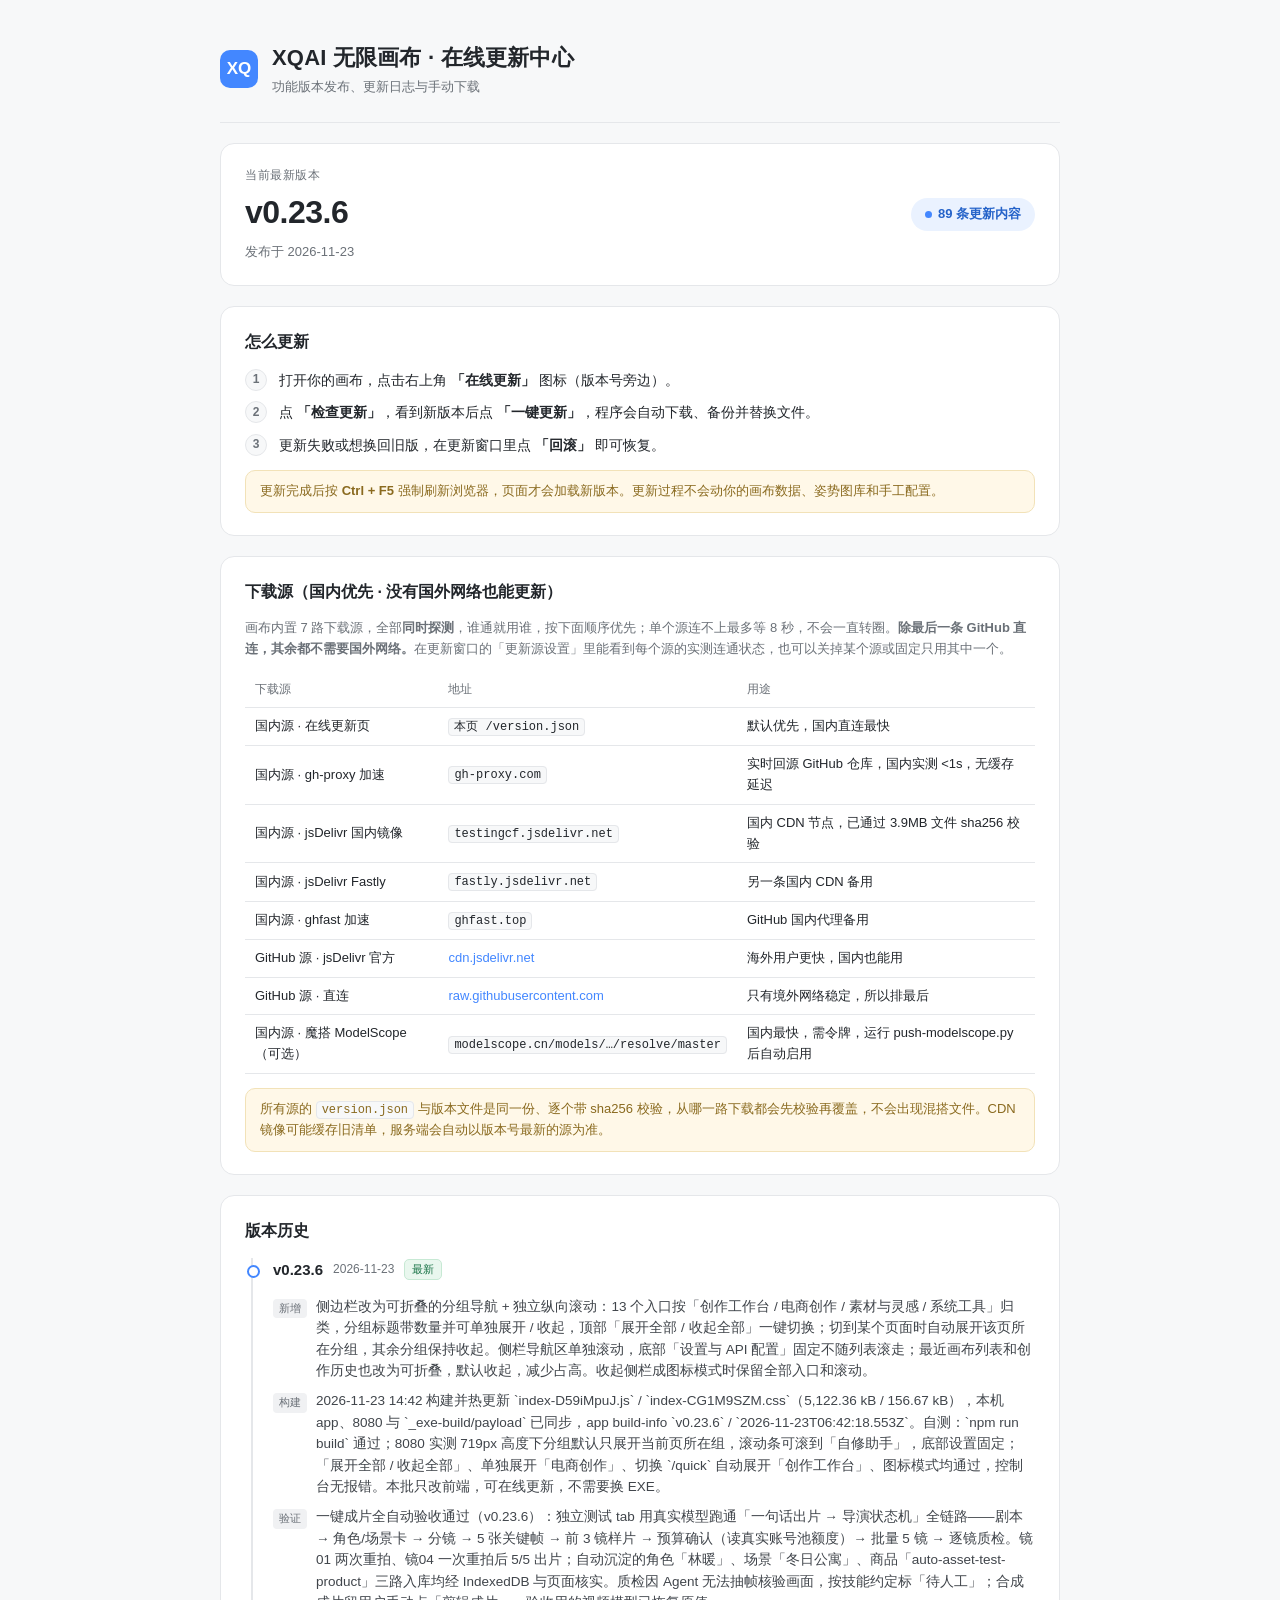
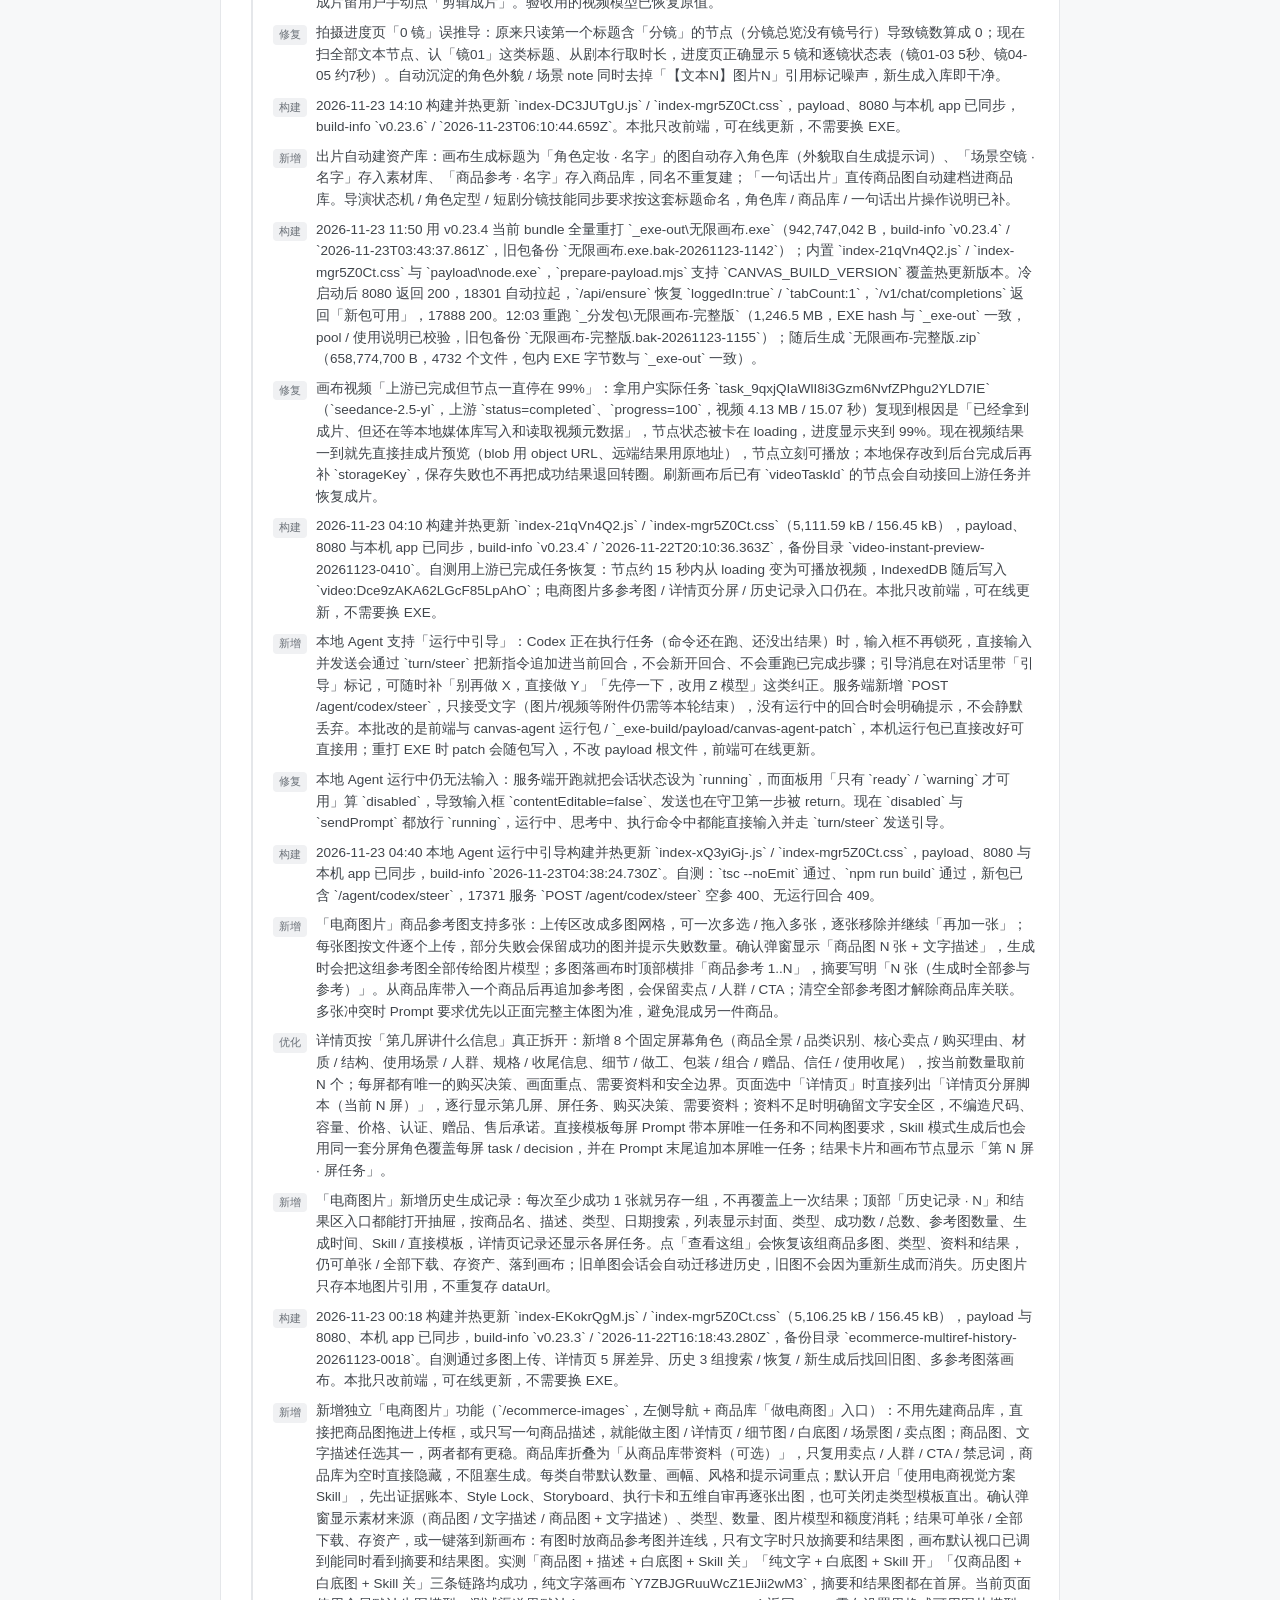
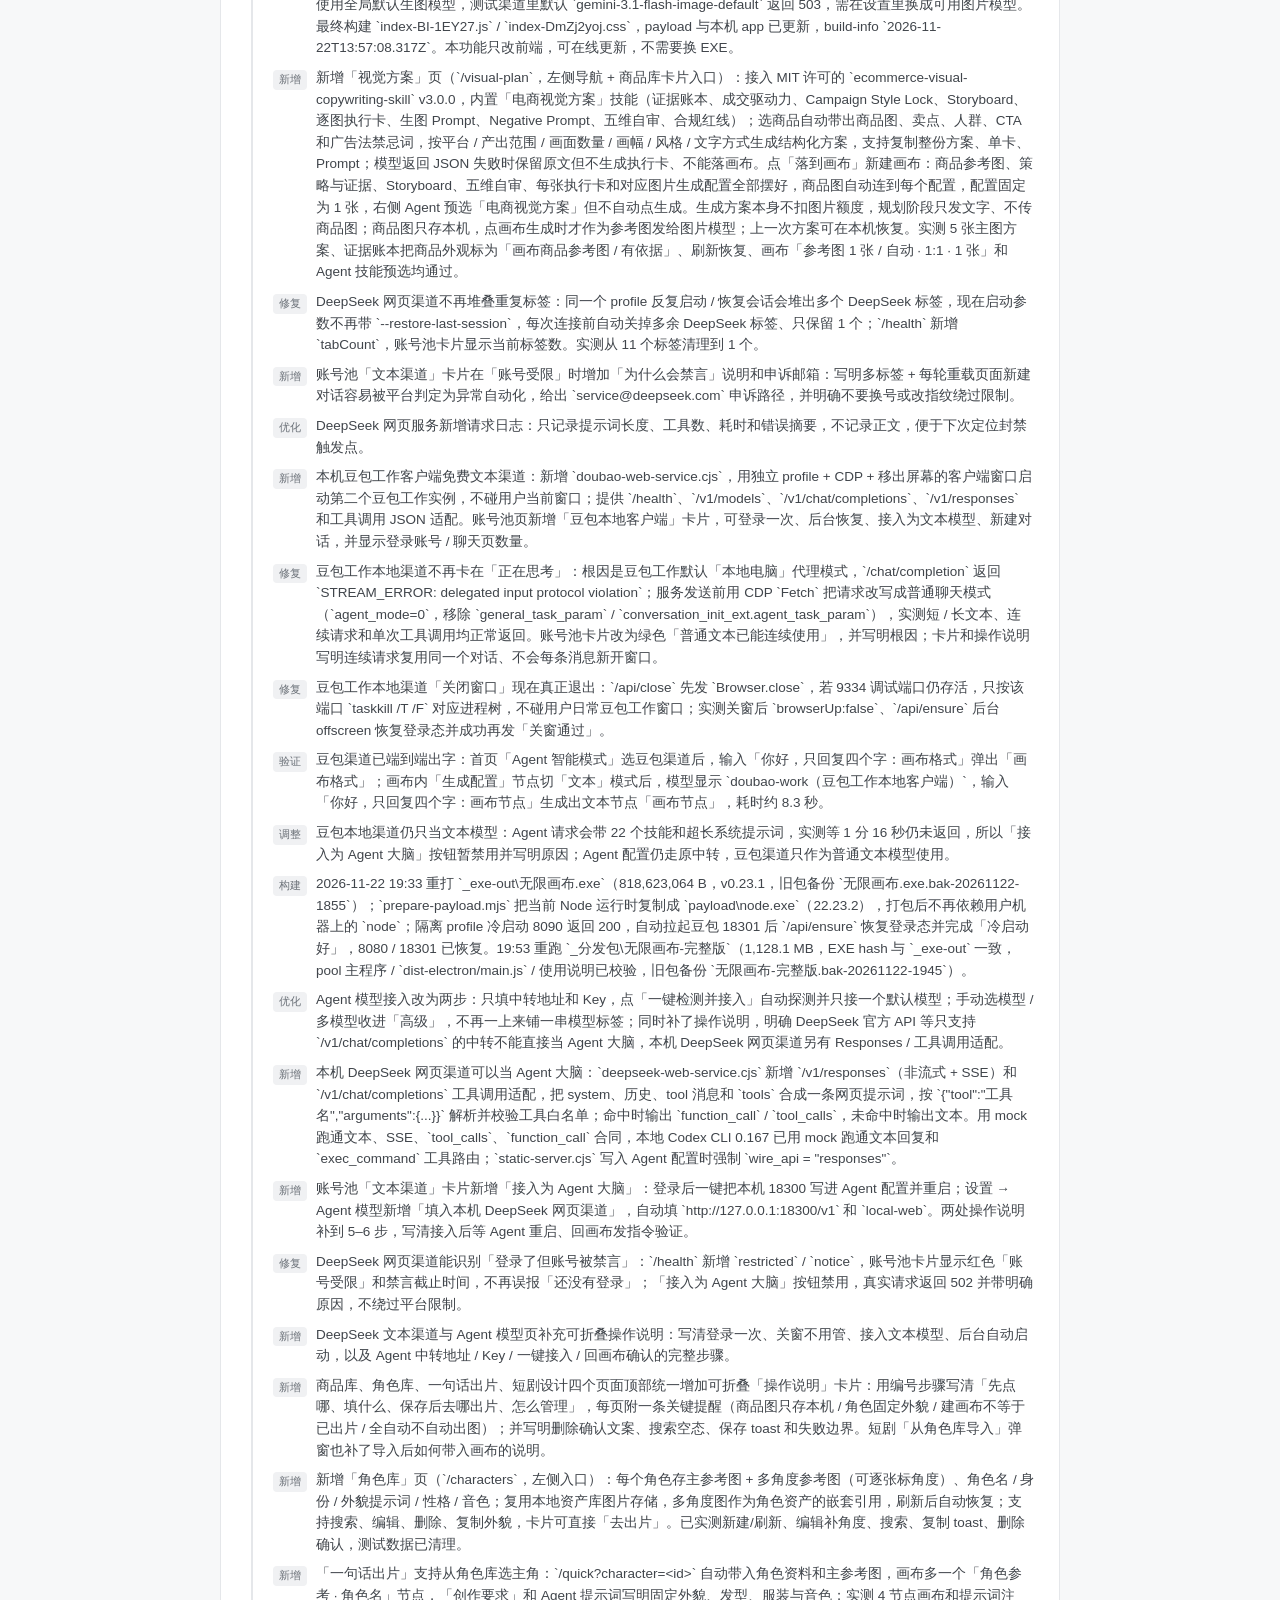
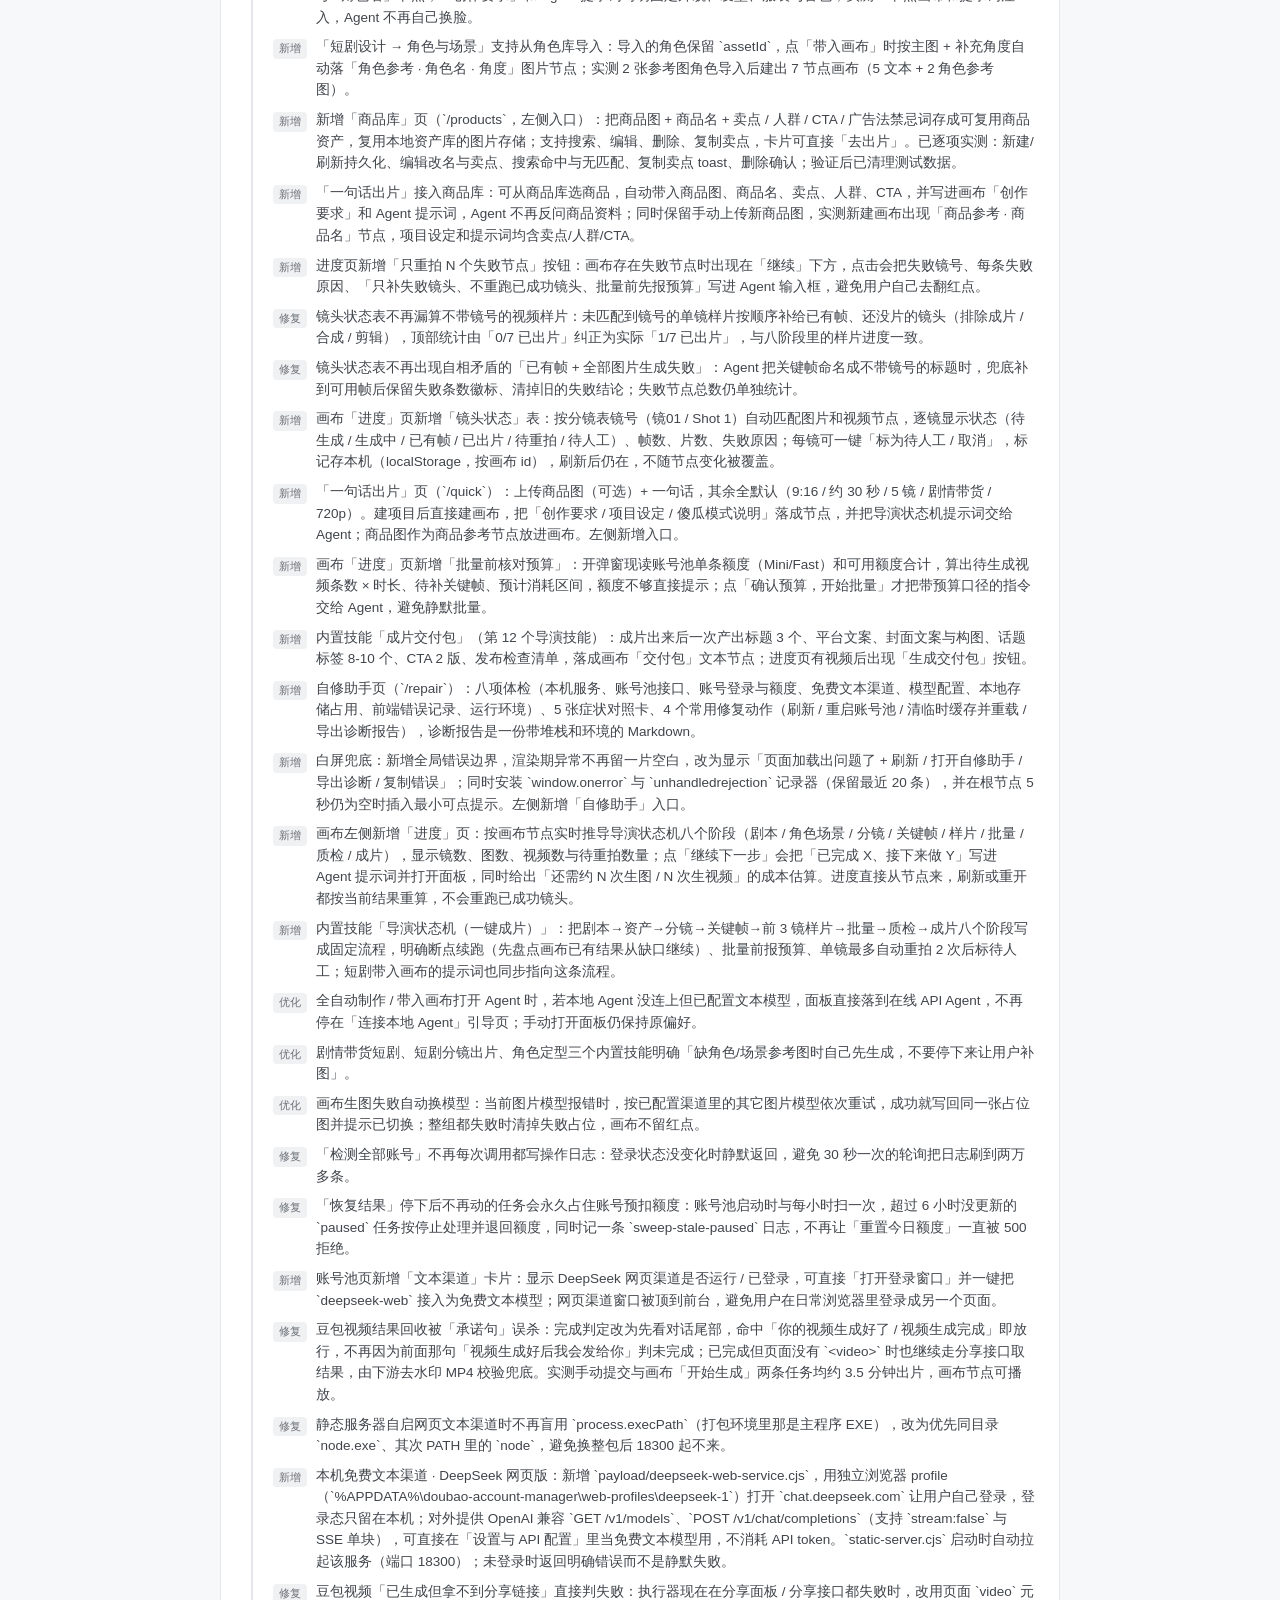
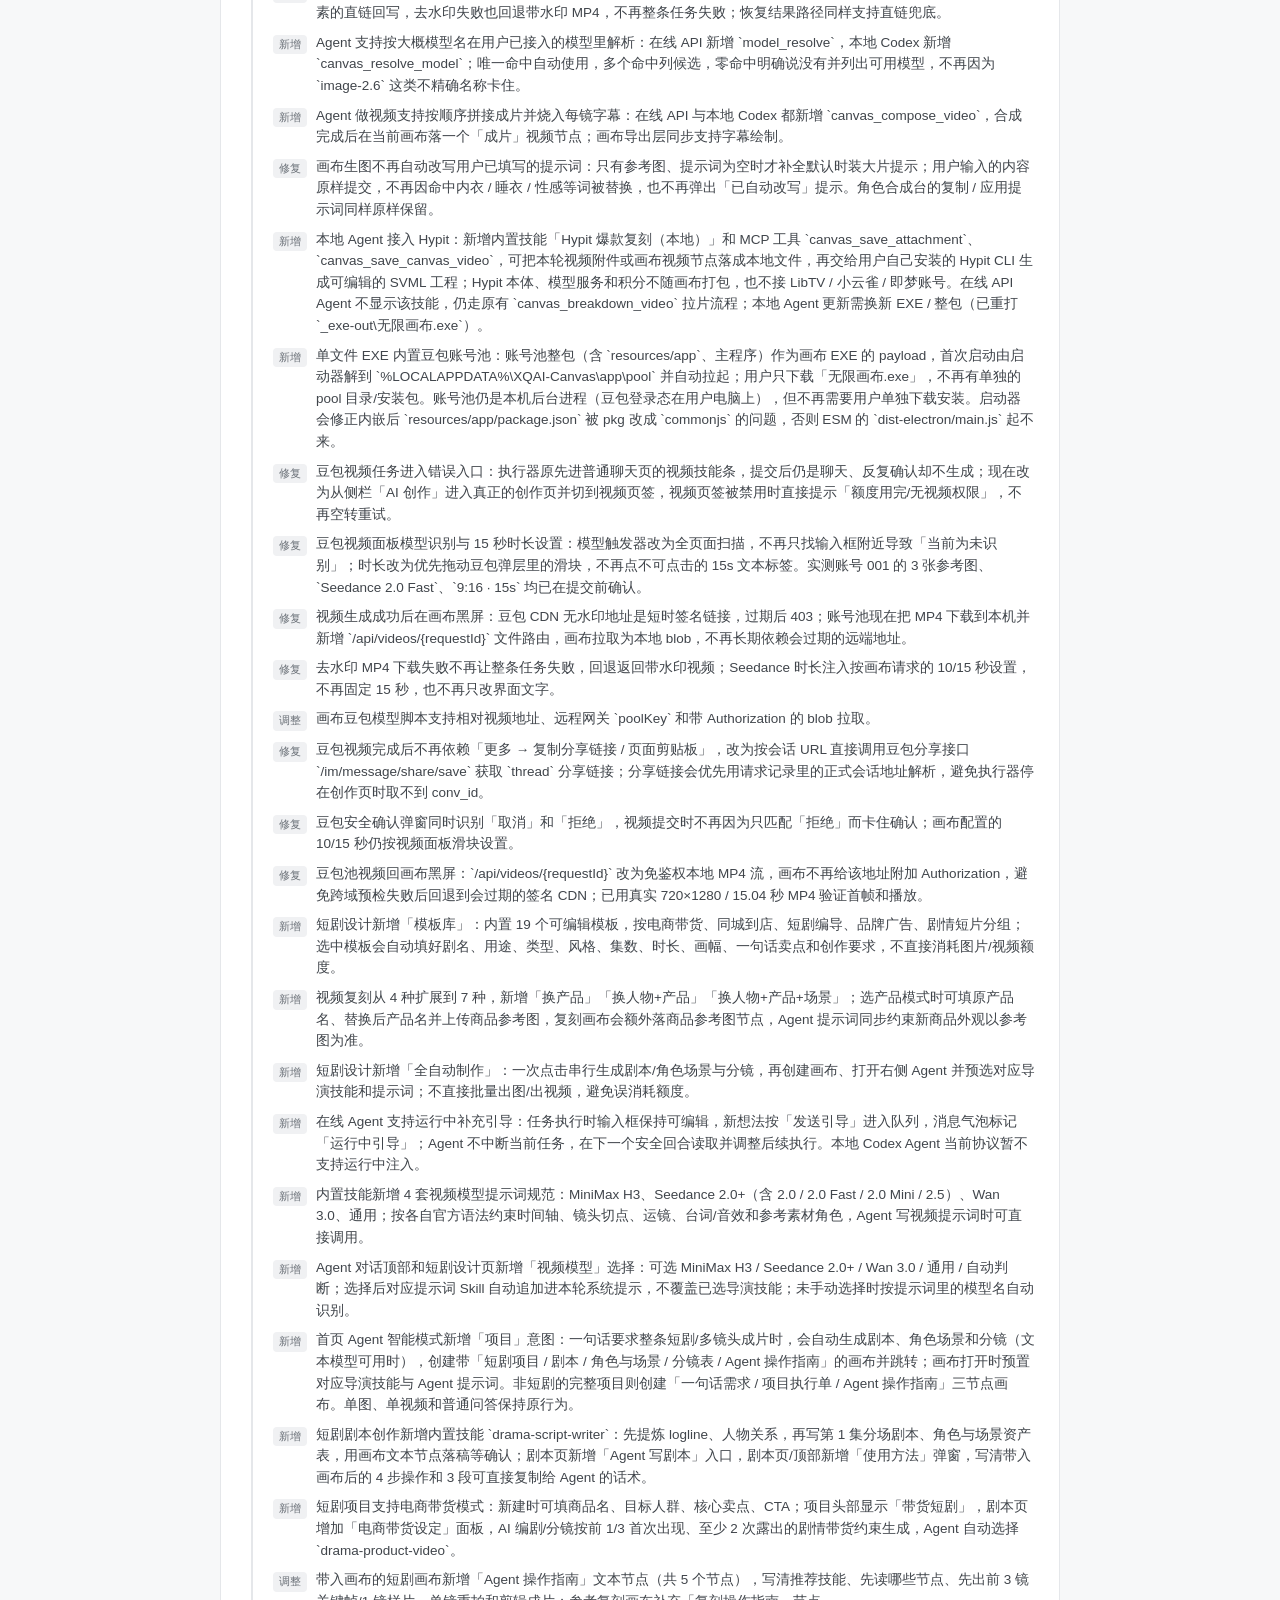
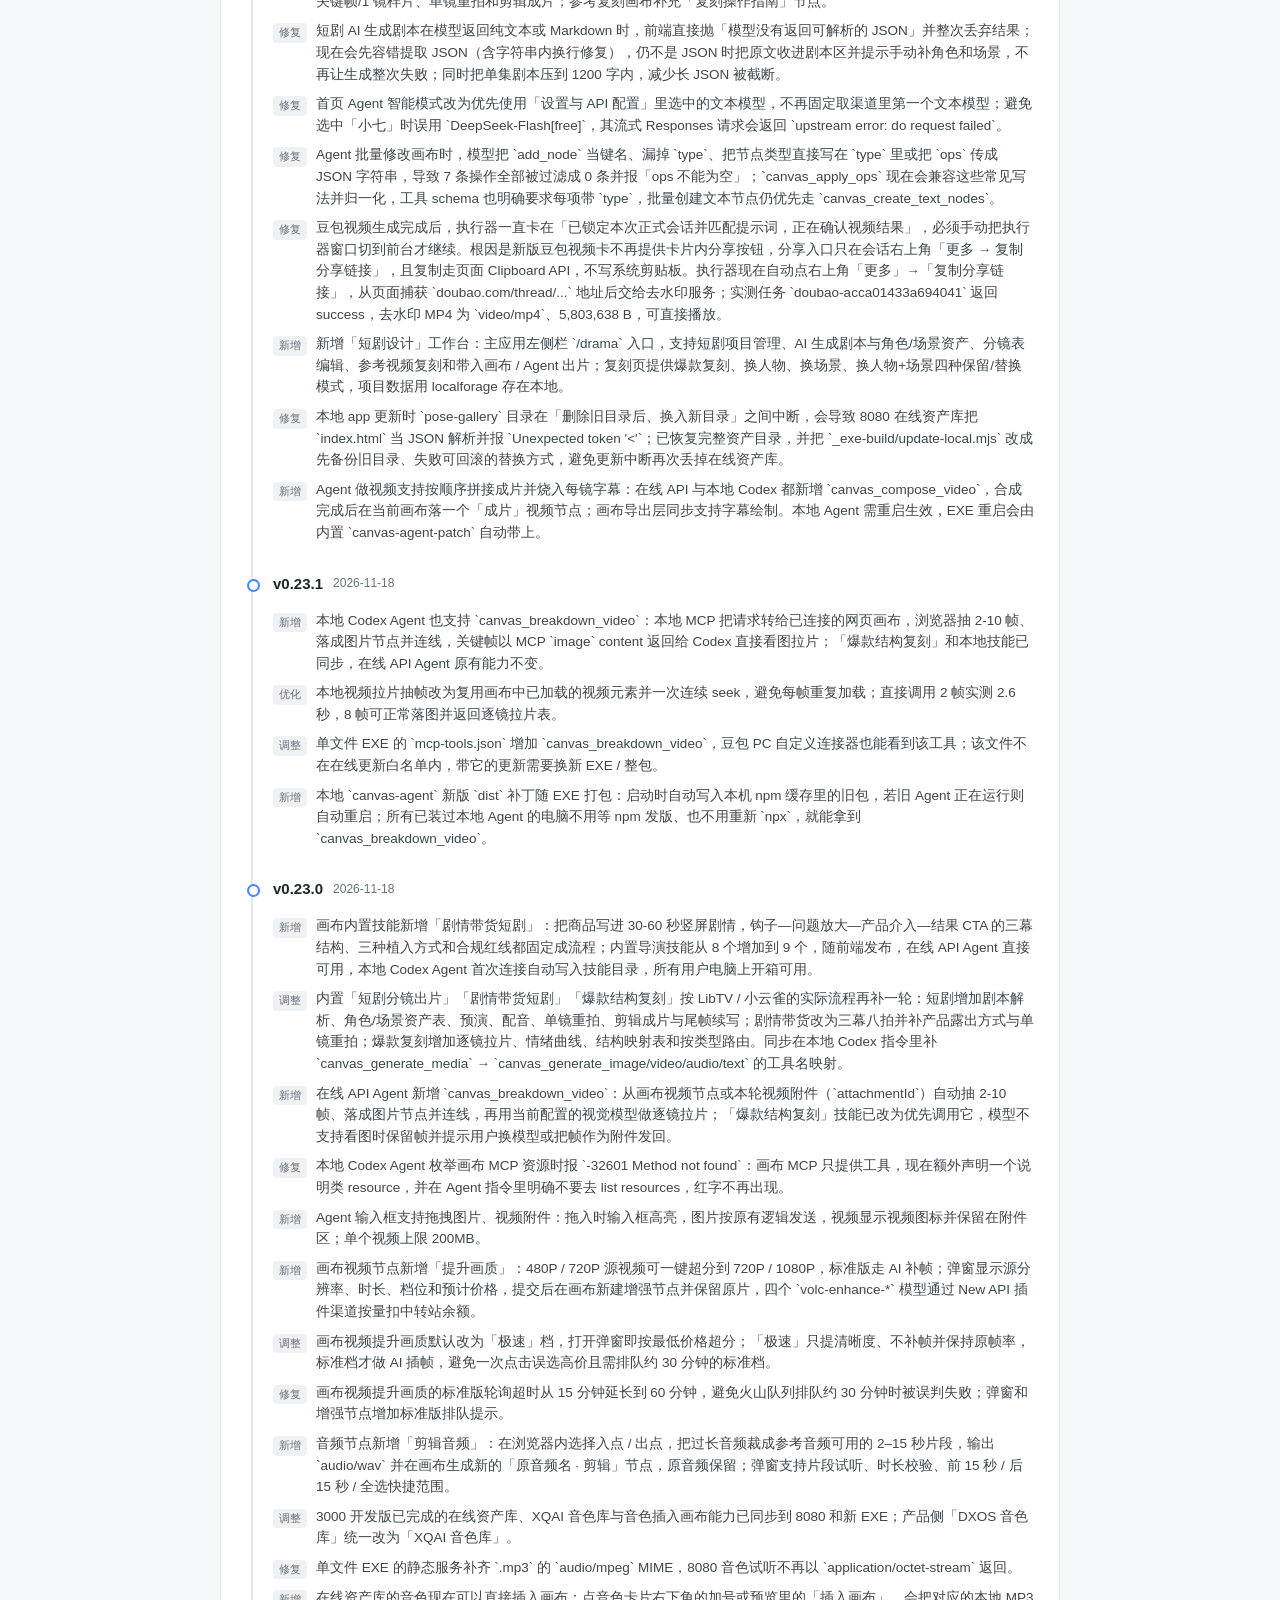
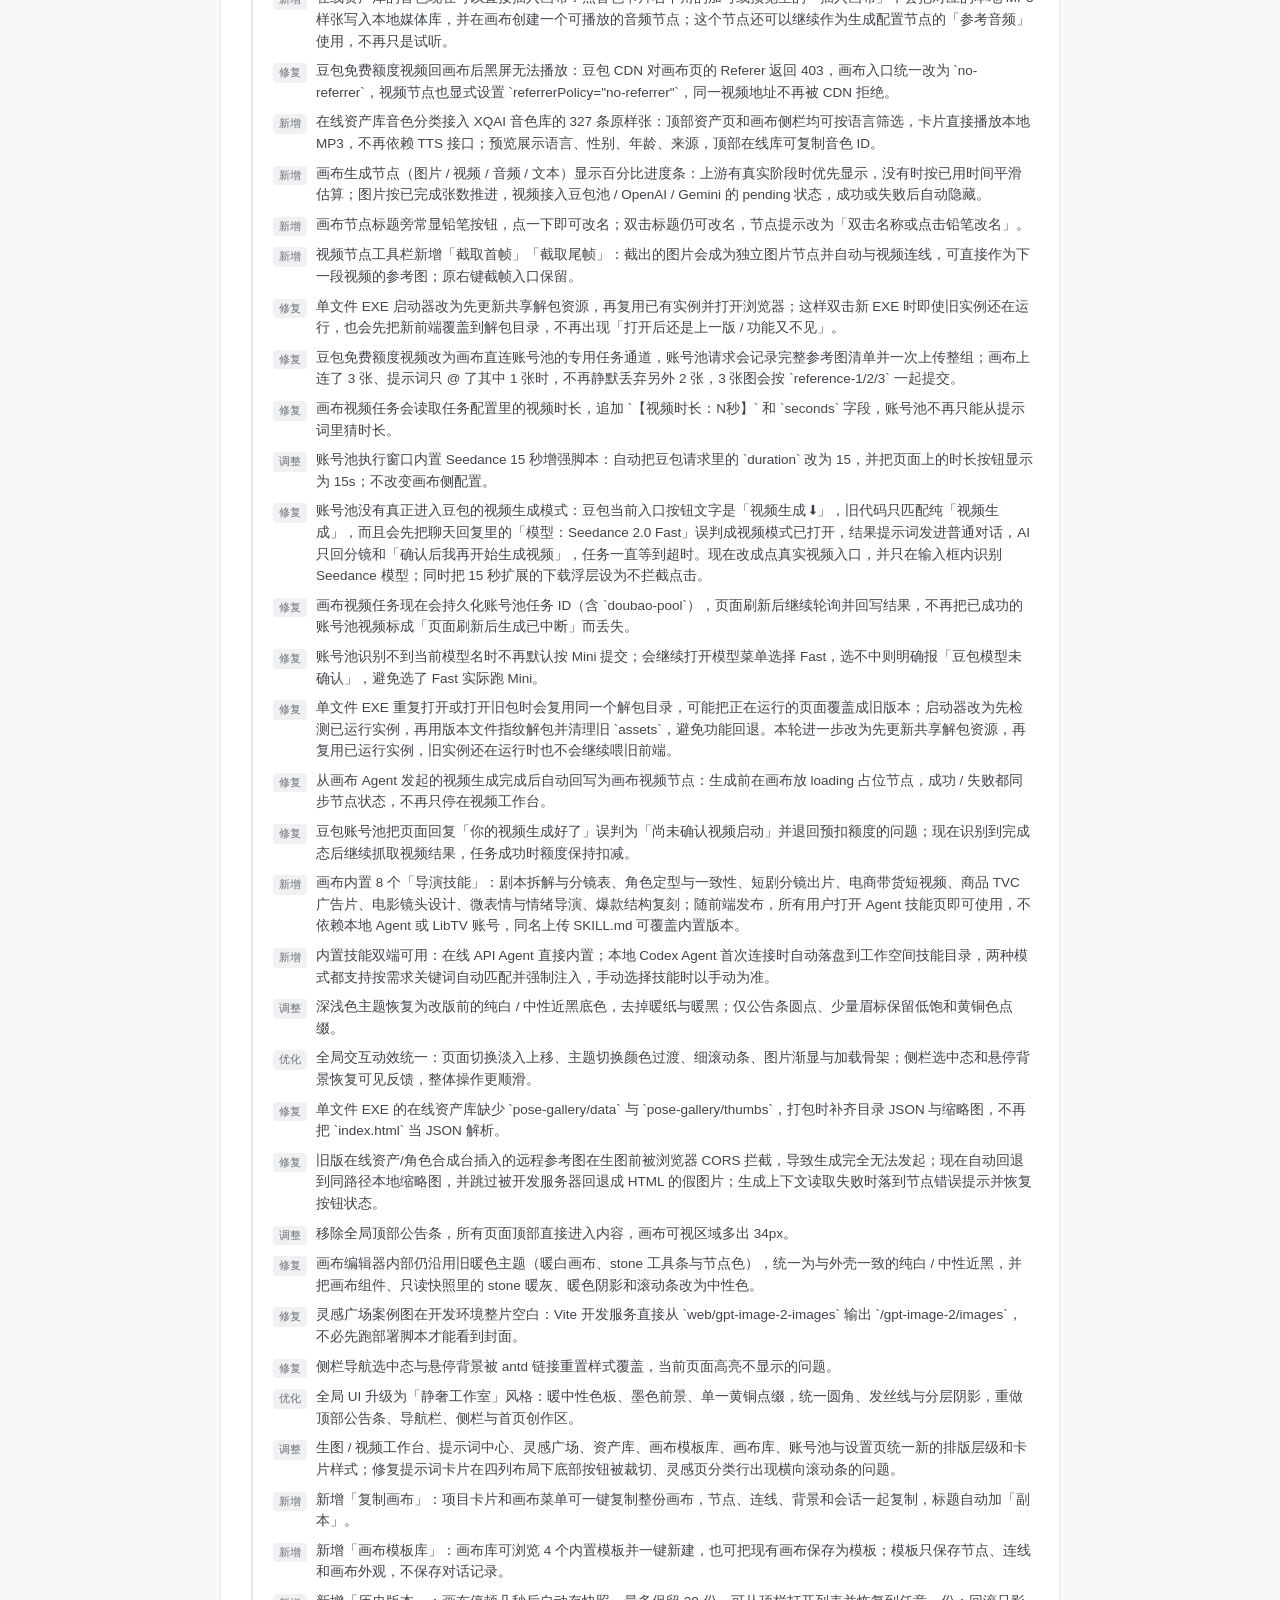
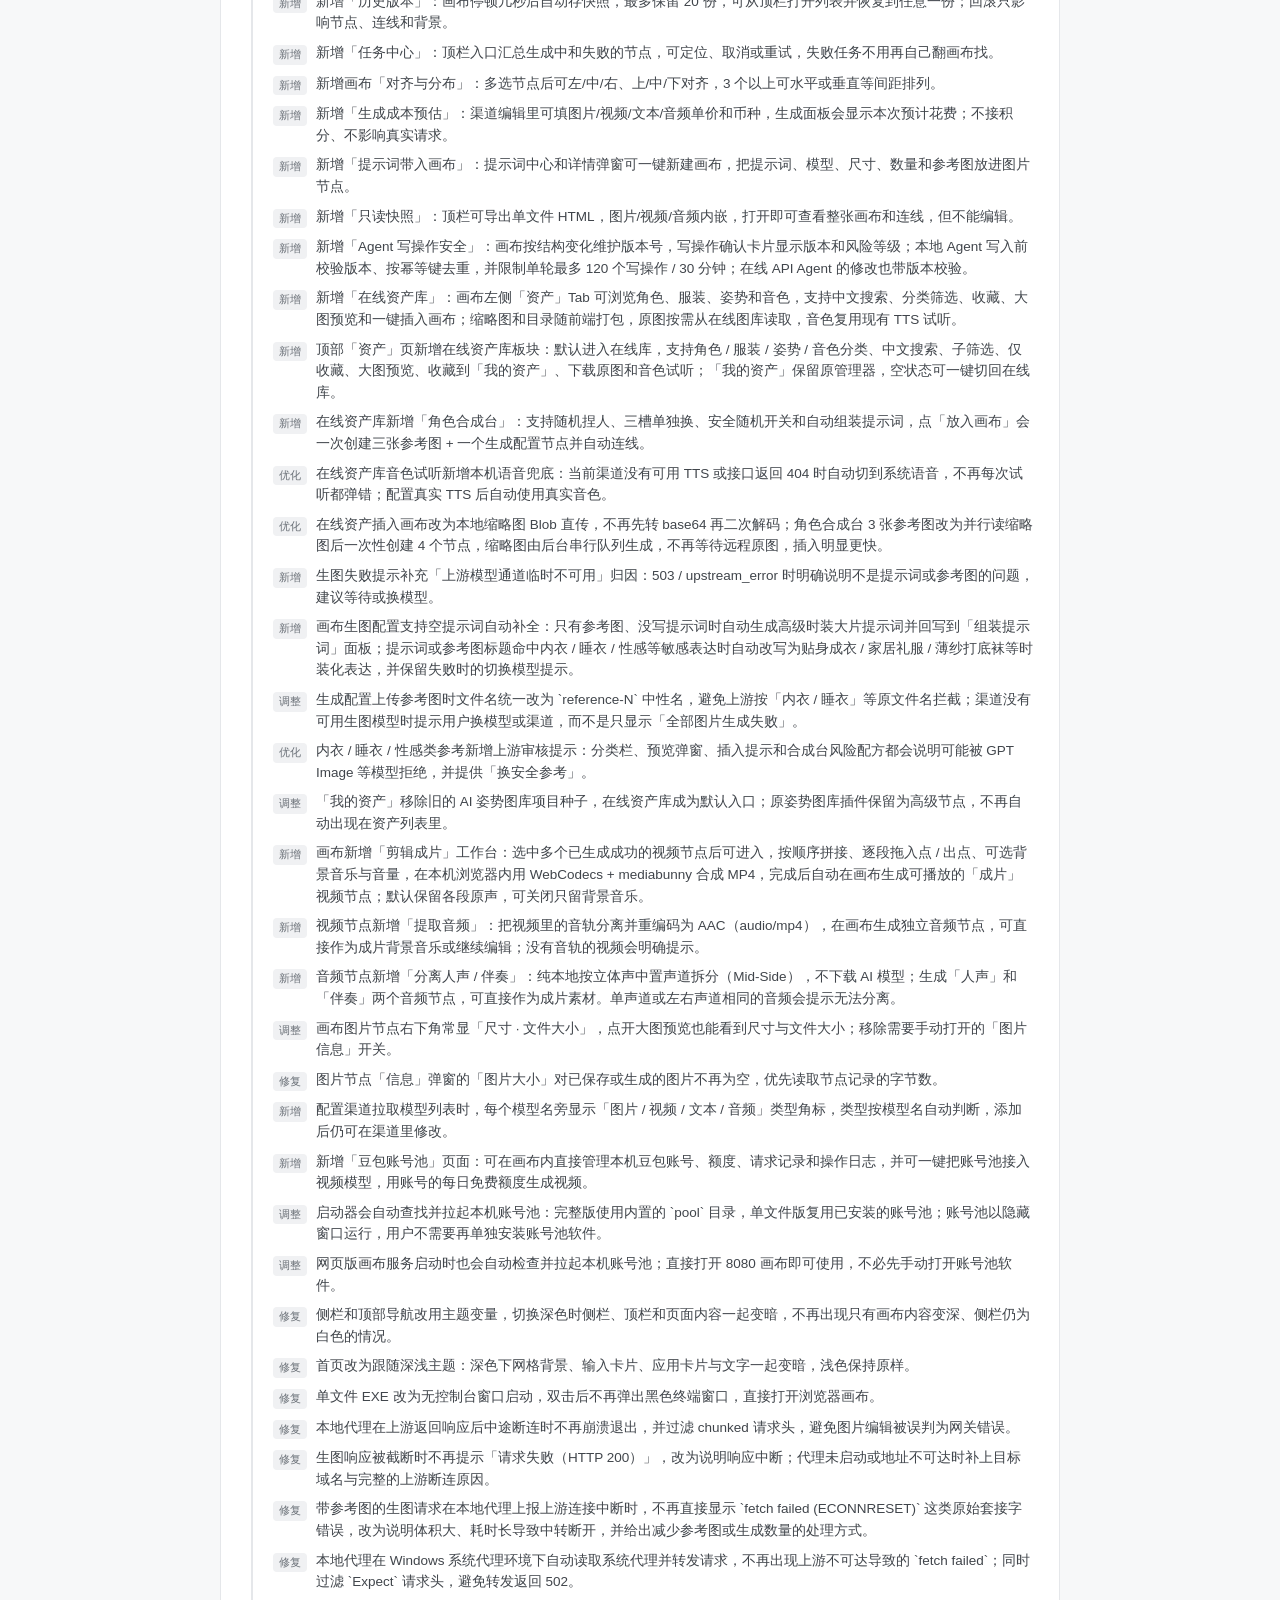
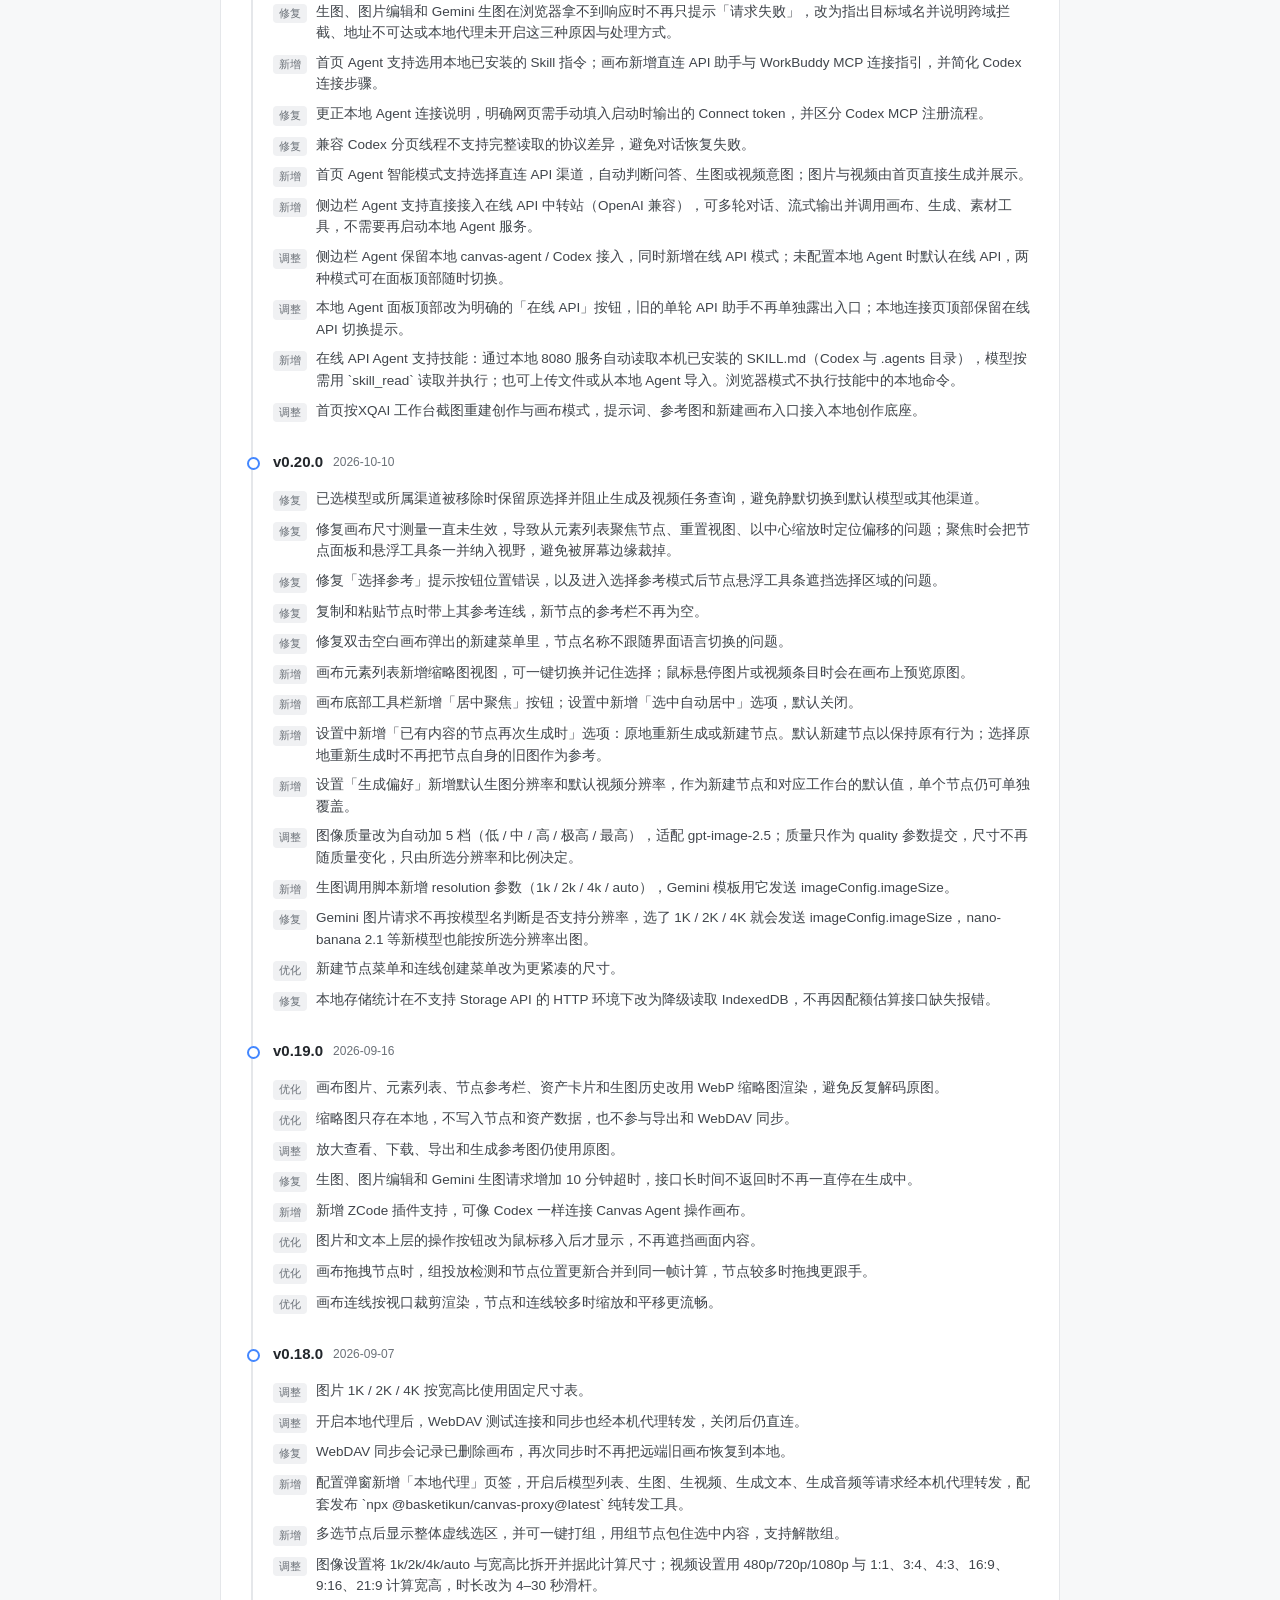
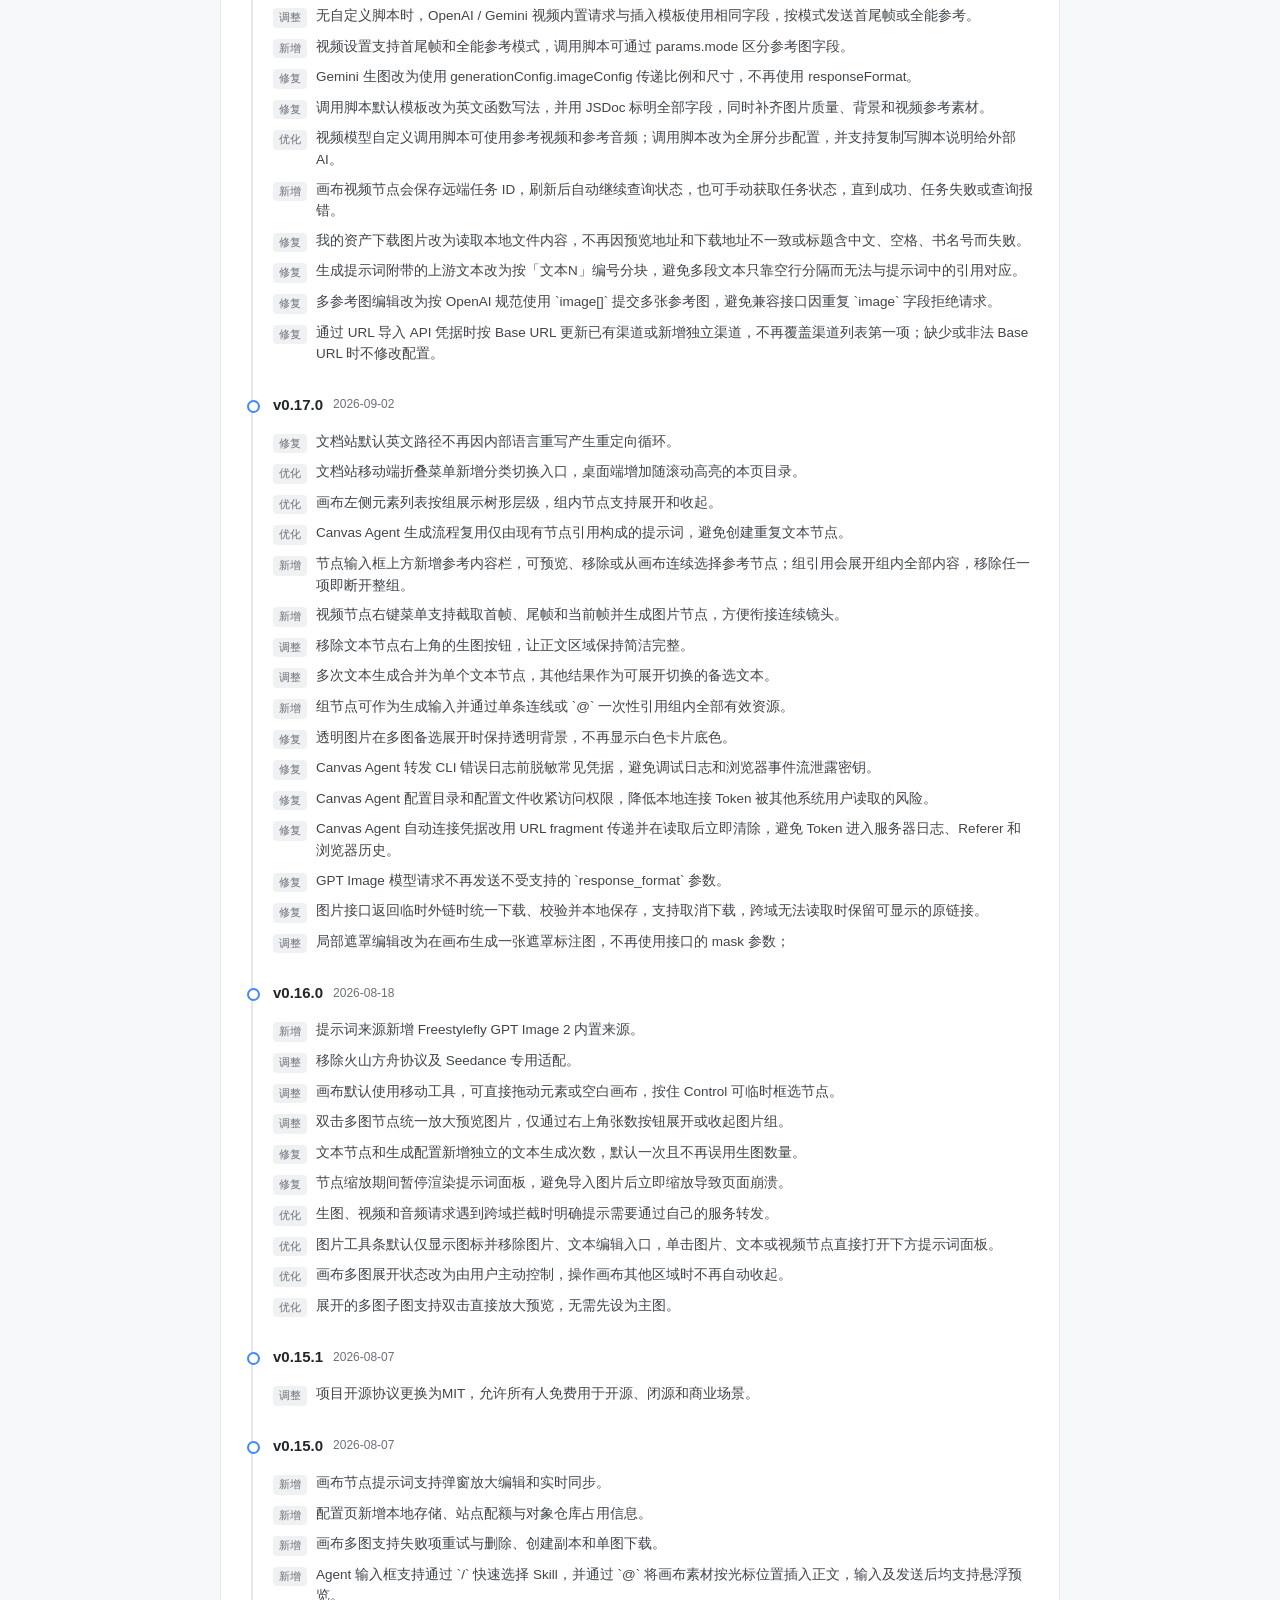
<file: index.html>
<!DOCTYPE html>
<html lang="zh-CN">
<head>
<meta charset="UTF-8" />
<meta name="viewport" content="width=device-width, initial-scale=1" />
<title>XQAI 无限画布 · 在线更新中心</title>
<style>
  :root { color-scheme: light; --ink:#22262b; --muted:#6b7178; --line:#e5e7ea; --soft:#f7f8f9; --brand:#4387ff; --brand-soft:#eaf2ff; }
  * { box-sizing: border-box; }
  body { margin:0; background:var(--soft); color:var(--ink); font-family:"PingFang SC","Microsoft YaHei","Helvetica Neue",Arial,sans-serif; line-height:1.6; }
  .wrap { max-width: 880px; margin:0 auto; padding: 40px 20px 80px; }
  header { display:flex; align-items:center; gap:14px; padding-bottom:24px; border-bottom:1px solid var(--line); }
  .logo { width:38px; height:38px; border-radius:10px; background:var(--brand); display:grid; place-items:center; color:#fff; font-weight:700; font-size:17px; }
  h1 { font-size:22px; margin:0; font-weight:650; letter-spacing:.2px; }
  .sub { color:var(--muted); font-size:13px; margin-top:2px; }
  .card { background:#fff; border:1px solid var(--line); border-radius:14px; padding:22px 24px; margin-top:20px; }
  .hero { display:flex; flex-wrap:wrap; align-items:center; justify-content:space-between; gap:16px; }
  .kicker { font-size:12px; color:var(--muted); letter-spacing:.5px; }
  .ver { font-size:32px; font-weight:700; letter-spacing:-.5px; margin-top:2px; }
  .date { color:var(--muted); font-size:13px; margin-top:4px; }
  .badge { display:inline-flex; align-items:center; gap:6px; background:var(--brand-soft); color:#2563c9; border-radius:999px; padding:6px 14px; font-size:13px; font-weight:600; }
  .dot { width:7px; height:7px; border-radius:50%; background:var(--brand); }
  h2 { font-size:16px; margin:0 0 14px; font-weight:650; }
  .steps { display:grid; gap:10px; }
  .step { display:flex; gap:12px; align-items:flex-start; font-size:14px; }
  .num { flex:none; width:22px; height:22px; border-radius:50%; background:var(--soft); border:1px solid var(--line); display:grid; place-items:center; font-size:12px; color:var(--muted); font-weight:600; }
  .tip { margin-top:14px; padding:10px 14px; background:#fff8e8; border:1px solid #f2e2b8; border-radius:10px; font-size:13px; color:#8a6a1f; }
  .rel { border-left:2px solid var(--line); padding-left:20px; margin-left:6px; }
  .rel-item { position:relative; padding-bottom:24px; }
  .rel-item:last-child { padding-bottom:0; }
  .rel-item::before { content:""; position:absolute; left:-26px; top:7px; width:9px; height:9px; border-radius:50%; background:#fff; border:2px solid var(--brand); }
  .rel-head { display:flex; flex-wrap:wrap; align-items:center; gap:10px; }
  .rel-ver { font-weight:650; font-size:15px; }
  .rel-date { color:var(--muted); font-size:12px; }
  .tag { font-size:11px; border-radius:5px; padding:1px 7px; border:1px solid var(--line); color:var(--muted); background:var(--soft); }
  .tag.new { color:#177245; background:#e9f7ee; border-color:#c7e9d4; }
  .tag.fix { color:#b23b3b; background:#fdf0f0; border-color:#f3d2d2; }
  .tag.chg { color:#2563c9; background:#eaf2ff; border-color:#cfe0ff; }
  ul.items { list-style:none; padding:0; margin:10px 0 0; }
  ul.items li { display:flex; gap:9px; align-items:flex-start; padding:4px 0; font-size:13.5px; color:#40454b; }
  .kind { flex:none; font-size:11px; min-width:34px; text-align:center; border-radius:4px; padding:1px 5px; margin-top:3px; background:#f0f1f3; color:#6b7178; }
  .kind.新增,.kind.Added { background:#e9f7ee; color:#177245; }
  .kind.修复,.kind.Fixed { background:#fdf0f0; color:#b23b3b; }
  .kind.调整,.kind.Changed,.kind.优化 { background:#eaf2ff; color:#2563c9; }
  table.files { width:100%; border-collapse:collapse; font-size:13px; }
  table.files th, table.files td { text-align:left; padding:8px 10px; border-bottom:1px solid var(--line); }
  table.files th { color:var(--muted); font-weight:500; font-size:12px; }
  table.files td a { color:var(--brand); text-decoration:none; }
  table.files td a:hover { text-decoration:underline; }
  code { background:var(--soft); border:1px solid var(--line); border-radius:4px; padding:1px 5px; font-size:12px; }
  footer { margin-top:28px; text-align:center; color:var(--muted); font-size:12px; }
  .loading { color:var(--muted); font-size:14px; padding:20px 0; }
  .hidden { display:none !important; }
</style>
</head>
<body>
<div class="wrap">
  <header>
    <div class="logo">XQ</div>
    <div>
      <h1>XQAI 无限画布 · 在线更新中心</h1>
      <div class="sub">功能版本发布、更新日志与手动下载</div>
    </div>
  </header>

  <div id="loading" class="loading">正在读取版本信息…</div>

  <div id="content" class="hidden">
    <div class="card hero">
      <div>
        <div class="kicker">当前最新版本</div>
        <div class="ver" id="latestVersion">—</div>
        <div class="date" id="latestDate">—</div>
      </div>
      <div class="badge"><span class="dot"></span><span id="latestCount">—</span></div>
    </div>

    <div class="card">
      <h2>怎么更新</h2>
      <div class="steps">
        <div class="step"><span class="num">1</span><span>打开你的画布，点击右上角 <strong>「在线更新」</strong> 图标（版本号旁边）。</span></div>
        <div class="step"><span class="num">2</span><span>点 <strong>「检查更新」</strong>，看到新版本后点 <strong>「一键更新」</strong>，程序会自动下载、备份并替换文件。</span></div>
        <div class="step"><span class="num">3</span><span>更新失败或想换回旧版，在更新窗口里点 <strong>「回滚」</strong> 即可恢复。</span></div>
      </div>
      <div class="tip">更新完成后按 <strong>Ctrl + F5</strong> 强制刷新浏览器，页面才会加载新版本。更新过程不会动你的画布数据、姿势图库和手工配置。</div>
    </div>

    <div class="card">
      <h2>下载源（国内优先 · 没有国外网络也能更新）</h2>
      <p style="margin:0 0 12px;color:var(--muted);font-size:13px">画布内置 7 路下载源，全部<strong>同时探测</strong>，谁通就用谁，按下面顺序优先；单个源连不上最多等 8 秒，不会一直转圈。<strong>除最后一条 GitHub 直连，其余都不需要国外网络。</strong>在更新窗口的「更新源设置」里能看到每个源的实测连通状态，也可以关掉某个源或固定只用其中一个。</p>
      <table class="files">
        <thead><tr><th>下载源</th><th>地址</th><th>用途</th></tr></thead>
        <tbody>
          <tr><td>国内源 · 在线更新页</td><td><code>本页 /version.json</code></td><td>默认优先，国内直连最快</td></tr>
          <tr><td>国内源 · gh-proxy 加速</td><td><code>gh-proxy.com</code></td><td>实时回源 GitHub 仓库，国内实测 &lt;1s，无缓存延迟</td></tr>
          <tr><td>国内源 · jsDelivr 国内镜像</td><td><code>testingcf.jsdelivr.net</code></td><td>国内 CDN 节点，已通过 3.9MB 文件 sha256 校验</td></tr>
          <tr><td>国内源 · jsDelivr Fastly</td><td><code>fastly.jsdelivr.net</code></td><td>另一条国内 CDN 备用</td></tr>
          <tr><td>国内源 · ghfast 加速</td><td><code>ghfast.top</code></td><td>GitHub 国内代理备用</td></tr>
          <tr><td>GitHub 源 · jsDelivr 官方</td><td><a href="https://cdn.jsdelivr.net/gh/cqiqi271/xqai-canvas-update@main/version.json" target="_blank" rel="noreferrer">cdn.jsdelivr.net</a></td><td>海外用户更快，国内也能用</td></tr>
          <tr><td>GitHub 源 · 直连</td><td><a href="https://github.com/cqiqi271/xqai-canvas-update" target="_blank" rel="noreferrer">raw.githubusercontent.com</a></td><td>只有境外网络稳定，所以排最后</td></tr>
          <tr><td>国内源 · 魔搭 ModelScope（可选）</td><td><code>modelscope.cn/models/…/resolve/master</code></td><td>国内最快，需令牌，运行 push-modelscope.py 后自动启用</td></tr>
        </tbody>
      </table>
      <div class="tip">所有源的 <code>version.json</code> 与版本文件是同一份、逐个带 sha256 校验，从哪一路下载都会先校验再覆盖，不会出现混搭文件。CDN 镜像可能缓存旧清单，服务端会自动以版本号最新的源为准。</div>
    </div>

    <div class="card">
      <h2>版本历史</h2>
      <div class="rel" id="releases"></div>
    </div>

    <div class="card">
      <h2>手动下载本版文件</h2>
      <p style="margin:0 0 12px;color:var(--muted);font-size:13px">不想用一键更新时，可以单独下载下面这些文件，替换到本地 <code>web/dist/</code> 的对应位置。</p>
      <table class="files">
        <thead><tr><th>文件路径</th><th>大小</th><th>下载</th></tr></thead>
        <tbody id="fileRows"></tbody>
      </table>
    </div>
  </div>

  <footer>XQAI 无限画布 · 更新数据来自 version.json</footer>
</div>

<script>
(function () {
  function esc(s) {
    return String(s == null ? '' : s).replace(/[&<>"']/g, function (c) {
      return { '&': '&amp;', '<': '&lt;', '>': '&gt;', '"': '&quot;', "'": '&#39;' }[c];
    });
  }
  function sizeText(n) {
    if (!n && n !== 0) return '—';
    return n < 1024 ? n + ' B' : n < 1048576 ? (n / 1024).toFixed(1) + ' KB' : (n / 1048576).toFixed(2) + ' MB';
  }
  function tagClass(kind) {
    if (kind === '新增' || kind === 'Added') return 'new';
    if (kind === '修复' || kind === 'Fixed') return 'fix';
    if (kind === '调整' || kind === 'Changed' || kind === '优化') return 'chg';
    return '';
  }
  fetch('./version.json' + (location.search || ''), { cache: 'no-store' })
    .then(function (r) { if (!r.ok) throw new Error('HTTP ' + r.status); return r.json(); })
    .then(function (data) {
      document.getElementById('loading').classList.add('hidden');
      document.getElementById('content').classList.remove('hidden');
      document.title = 'XQAI 无限画布 · ' + (data.version || '在线更新中心');

      document.getElementById('latestVersion').textContent = data.version || '—';
      document.getElementById('latestDate').textContent = '发布于 ' + (data.updated_at || '—');
      var first = (data.releases && data.releases[0]) || {};
      document.getElementById('latestCount').textContent = (first.items ? first.items.length : 0) + ' 条更新内容';

      var rel = document.getElementById('releases');
      rel.innerHTML = (data.releases || []).map(function (r) {
        var items = (r.items || []).map(function (it) {
          var k = it.type || '更新';
          return '<li><span class="kind ' + tagClass(k) + '">' + esc(k) + '</span><span>' + esc(it.text || it.content || '') + '</span></li>';
        }).join('');
        return '<div class="rel-item"><div class="rel-head">' +
          '<span class="rel-ver">' + esc(r.version) + '</span>' +
          '<span class="rel-date">' + esc(r.date || '') + '</span>' +
          (r.version === data.version ? '<span class="tag new">最新</span>' : '') +
          '</div><ul class="items">' + (items || '<li>暂无说明</li>') + '</ul></div>';
      }).join('') || '<div class="loading">暂无版本记录</div>';

      var rows = document.getElementById('fileRows');
      rows.innerHTML = (data.files || []).map(function (f) {
        var href = (f.url || '').charAt(0) === '/' ? f.url : './' + (f.url || '');
        // 在线站点靠 ?sharecode= 鉴权，手动下载链接也要带上，否则会 403
        if (location.search) href += location.search;
        return '<tr><td><code>' + esc(f.path) + '</code></td><td>' + sizeText(f.size) + '</td>' +
          '<td><a href="' + esc(href) + '" download>' + '下载' + '</a></td></tr>';
      }).join('') || '<tr><td colspan="3">本版暂无可下载文件</td></tr>';
    })
    .catch(function (e) {
      document.getElementById('loading').textContent = '版本信息还没发布或暂时读不到（' + esc(e.message) + '）。';
    });
})();
</script>
</body>
</html>
</file>
